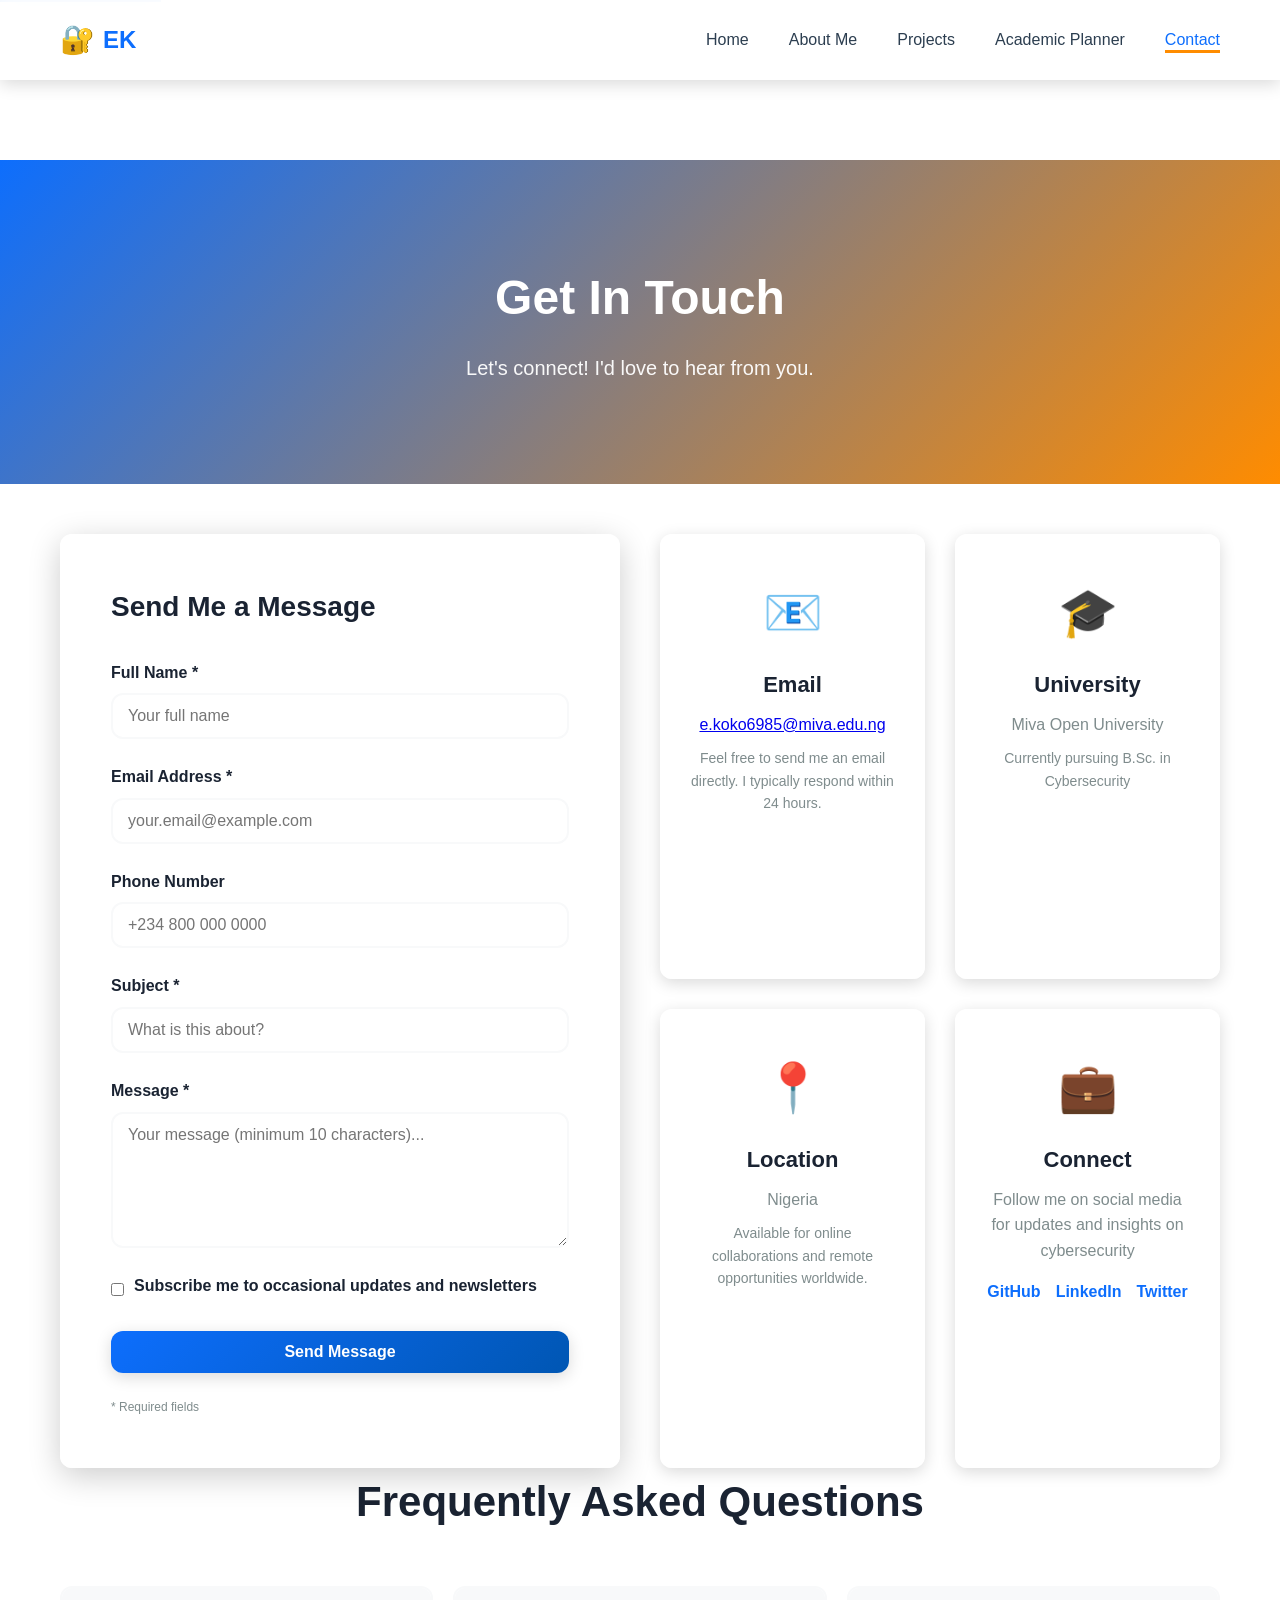
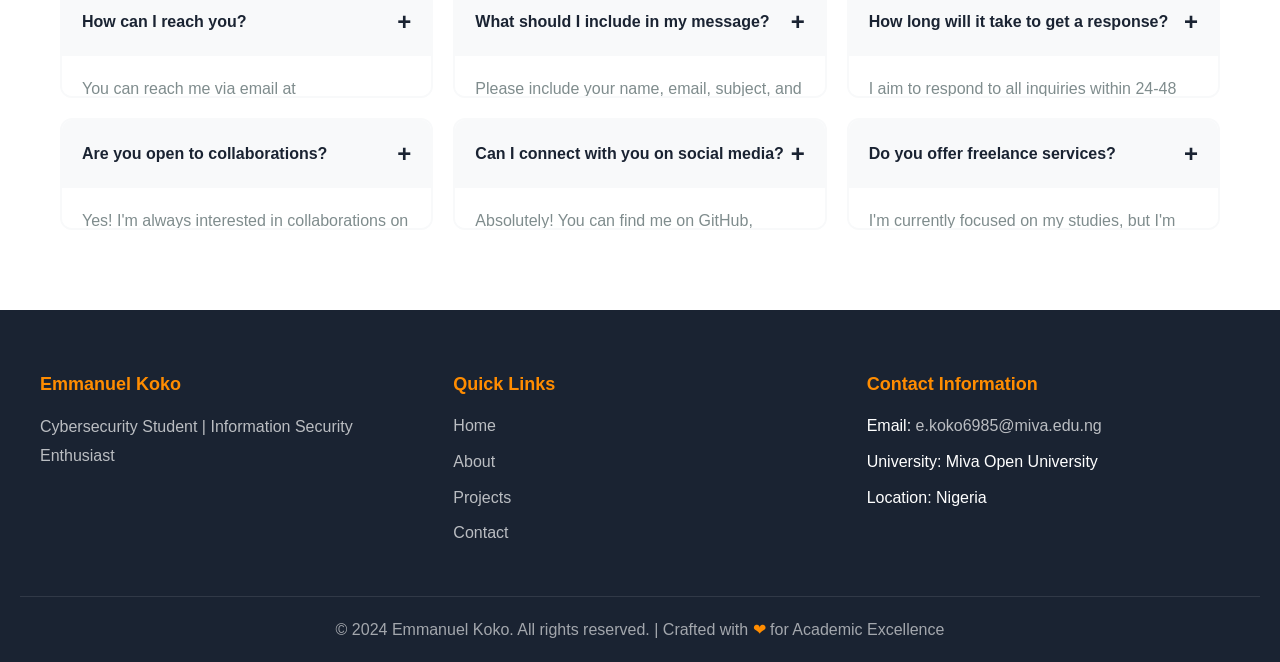
<file: contact.html>
<!DOCTYPE html>
<html lang="en">
<head>
    <meta charset="UTF-8">
    <meta name="viewport" content="width=device-width, initial-scale=1.0">
    <meta name="description" content="Contact Emmanuel Koko - Get in touch for collaborations, opportunities, or inquiries.">
    <meta name="keywords" content="Contact, Emmanuel Koko, Email, Get in Touch">
    <title>Contact | Emmanuel Koko Portfolio</title>
    <link rel="stylesheet" href="css/style.css">
    <link rel="icon" type="image/x-icon" href="images/favicon.ico">
</head>
<body>
    <!-- Preloader -->
    <div id="preloader" class="preloader">
        <div class="preloader-content">
            <div class="spinner"></div>
            <p>Loading...</p>
        </div>
    </div>

    <!-- Skip to Main Content -->
    <a href="#main-content" class="skip-link">Skip to main content</a>

    <!-- Navigation Bar -->
    <nav class="navbar" id="navbar">
        <div class="nav-container">
            <div class="nav-logo">
                <a href="index.html" class="logo-link">
                    <span class="logo-icon">🔐</span>
                    <span class="logo-text">EK</span>
                </a>
            </div>
            <ul class="nav-menu" id="navMenu">
                <li class="nav-item">
                    <a href="index.html" class="nav-link" data-page="home">Home</a>
                </li>
                <li class="nav-item">
                    <a href="about.html" class="nav-link" data-page="about">About Me</a>
                </li>
                <li class="nav-item">
                    <a href="projects.html" class="nav-link" data-page="projects">Projects</a>
                </li>
                <li class="nav-item">
                    <a href="planner.html" class="nav-link" data-page="planner">Academic Planner</a>
                </li>
                <li class="nav-item">
                    <a href="contact.html" class="nav-link active" data-page="contact">Contact</a>
                </li>
            </ul>
            <div class="hamburger" id="hamburger">
                <span></span>
                <span></span>
                <span></span>
            </div>
        </div>
    </nav>

    <!-- Scroll Progress Bar -->
    <div class="scroll-progress" id="scrollProgress"></div>

    <main id="main-content">
        <!-- Page Header -->
        <section class="page-header" aria-label="Contact page header">
            <div class="page-header-content">
                <h1>Get In Touch</h1>
                <p>Let's connect! I'd love to hear from you.</p>
            </div>
        </section>

        <!-- Contact Section -->
        <section class="contact-section" aria-label="Contact form and information">
            <div class="container">
                <div class="contact-grid">
                    <!-- Contact Form -->
                    <div class="contact-form-wrapper glass-effect">
                        <h2>Send Me a Message</h2>
                        <form id="contactForm" class="contact-form" novalidate>
                            <div class="form-group">
                                <label for="fullName">Full Name *</label>
                                <input 
                                    type="text" 
                                    id="fullName" 
                                    name="fullName" 
                                    placeholder="Your full name"
                                    required
                                    aria-label="Full Name"
                                    aria-required="true"
                                >
                                <span class="error-message" id="nameError"></span>
                            </div>

                            <div class="form-group">
                                <label for="email">Email Address *</label>
                                <input 
                                    type="email" 
                                    id="email" 
                                    name="email" 
                                    placeholder="your.email@example.com"
                                    required
                                    aria-label="Email Address"
                                    aria-required="true"
                                >
                                <span class="error-message" id="emailError"></span>
                            </div>

                            <div class="form-group">
                                <label for="phone">Phone Number</label>
                                <input 
                                    type="tel" 
                                    id="phone" 
                                    name="phone" 
                                    placeholder="+234 800 000 0000"
                                    aria-label="Phone Number"
                                >
                                <span class="error-message" id="phoneError"></span>
                            </div>

                            <div class="form-group">
                                <label for="subject">Subject *</label>
                                <input 
                                    type="text" 
                                    id="subject" 
                                    name="subject" 
                                    placeholder="What is this about?"
                                    required
                                    aria-label="Subject"
                                    aria-required="true"
                                >
                                <span class="error-message" id="subjectError"></span>
                            </div>

                            <div class="form-group">
                                <label for="message">Message *</label>
                                <textarea 
                                    id="message" 
                                    name="message" 
                                    placeholder="Your message (minimum 10 characters)..."
                                    rows="6"
                                    required
                                    aria-label="Message"
                                    aria-required="true"
                                ></textarea>
                                <span class="error-message" id="messageError"></span>
                            </div>

                            <div class="form-group checkbox">
                                <input 
                                    type="checkbox" 
                                    id="subscribe" 
                                    name="subscribe"
                                    aria-label="Subscribe to updates"
                                >
                                <label for="subscribe">Subscribe me to occasional updates and newsletters</label>
                            </div>

                            <button type="submit" class="btn btn-primary btn-full">Send Message</button>
                            <p class="form-note">* Required fields</p>
                        </form>
                        <div id="successMessage" class="success-message" style="display: none;">
                            <p>✓ Thank you! Your message has been received. I'll get back to you soon.</p>
                        </div>
                    </div>

                    <!-- Contact Information -->
                    <div class="contact-info">
                        <div class="info-card glass-effect">
                            <div class="info-icon">📧</div>
                            <h3>Email</h3>
                            <p><a href="mailto:e.koko6985@miva.edu.ng">e.koko6985@miva.edu.ng</a></p>
                            <p class="info-description">Feel free to send me an email directly. I typically respond within 24 hours.</p>
                        </div>

                        <div class="info-card glass-effect">
                            <div class="info-icon">🎓</div>
                            <h3>University</h3>
                            <p>Miva Open University</p>
                            <p class="info-description">Currently pursuing B.Sc. in Cybersecurity</p>
                        </div>

                        <div class="info-card glass-effect">
                            <div class="info-icon">📍</div>
                            <h3>Location</h3>
                            <p>Nigeria</p>
                            <p class="info-description">Available for online collaborations and remote opportunities worldwide.</p>
                        </div>

                        <div class="info-card glass-effect">
                            <div class="info-icon">💼</div>
                            <h3>Connect</h3>
                            <p>Follow me on social media for updates and insights on cybersecurity</p>
                            <div class="social-links-contact">
                                <a href="#" aria-label="GitHub">GitHub</a>
                                <a href="#" aria-label="LinkedIn">LinkedIn</a>
                                <a href="#" aria-label="Twitter">Twitter</a>
                            </div>
                        </div>
                    </div>
                </div>
            </div>
        </section>

        <!-- FAQ Section -->
        <section class="faq-section" aria-label="Frequently asked questions">
            <div class="container">
                <h2 class="section-title">Frequently Asked Questions</h2>
                <div class="faq-grid">
                    <div class="faq-item">
                        <button class="faq-question" aria-expanded="false">
                            <span>How can I reach you?</span>
                            <span class="faq-icon">+</span>
                        </button>
                        <div class="faq-answer">
                            <p>You can reach me via email at e.koko6985@miva.edu.ng or through the contact form on this page. I'm also available on social media for quick inquiries.</p>
                        </div>
                    </div>

                    <div class="faq-item">
                        <button class="faq-question" aria-expanded="false">
                            <span>What should I include in my message?</span>
                            <span class="faq-icon">+</span>
                        </button>
                        <div class="faq-answer">
                            <p>Please include your name, email, subject, and a detailed message explaining your inquiry. This helps me understand your needs and respond appropriately.</p>
                        </div>
                    </div>

                    <div class="faq-item">
                        <button class="faq-question" aria-expanded="false">
                            <span>How long will it take to get a response?</span>
                            <span class="faq-icon">+</span>
                        </button>
                        <div class="faq-answer">
                            <p>I aim to respond to all inquiries within 24-48 hours. During academic periods, it might take slightly longer, but I will respond to all messages.</p>
                        </div>
                    </div>

                    <div class="faq-item">
                        <button class="faq-question" aria-expanded="false">
                            <span>Are you open to collaborations?</span>
                            <span class="faq-icon">+</span>
                        </button>
                        <div class="faq-answer">
                            <p>Yes! I'm always interested in collaborations on cybersecurity projects, web development work, or educational initiatives. Feel free to reach out with your ideas.</p>
                        </div>
                    </div>

                    <div class="faq-item">
                        <button class="faq-question" aria-expanded="false">
                            <span>Can I connect with you on social media?</span>
                            <span class="faq-icon">+</span>
                        </button>
                        <div class="faq-answer">
                            <p>Absolutely! You can find me on GitHub, LinkedIn, and Twitter. I share updates about my projects, cybersecurity tips, and industry insights regularly.</p>
                        </div>
                    </div>

                    <div class="faq-item">
                        <button class="faq-question" aria-expanded="false">
                            <span>Do you offer freelance services?</span>
                            <span class="faq-icon">+</span>
                        </button>
                        <div class="faq-answer">
                            <p>I'm currently focused on my studies, but I'm open to discussing specific opportunities for web development or cybersecurity projects. Contact me to explore possibilities.</p>
                        </div>
                    </div>
                </div>
            </div>
        </section>
    </main>

    <!-- Back to Top Button -->
    <button id="backToTop" class="back-to-top" aria-label="Back to top">
        ↑
    </button>

    <!-- Footer -->
    <footer class="footer" aria-label="Footer section">
        <div class="footer-content">
            <div class="footer-section">
                <h4>Emmanuel Koko</h4>
                <p>Cybersecurity Student | Information Security Enthusiast</p>
            </div>
            <div class="footer-section">
                <h4>Quick Links</h4>
                <ul>
                    <li><a href="index.html">Home</a></li>
                    <li><a href="about.html">About</a></li>
                    <li><a href="projects.html">Projects</a></li>
                    <li><a href="contact.html">Contact</a></li>
                </ul>
            </div>
            <div class="footer-section">
                <h4>Contact Information</h4>
                <ul>
                    <li>Email: <a href="mailto:e.koko6985@miva.edu.ng">e.koko6985@miva.edu.ng</a></li>
                    <li>University: Miva Open University</li>
                    <li>Location: Nigeria</li>
                </ul>
            </div>
        </div>
        <div class="footer-bottom">
            <p>&copy; 2024 Emmanuel Koko. All rights reserved. | Crafted with <span class="heart">❤</span> for Academic Excellence</p>
        </div>
    </footer>

    <script src="js/script.js"></script>
    <script src="js/validation.js"></script>
</body>
</html>
</file>
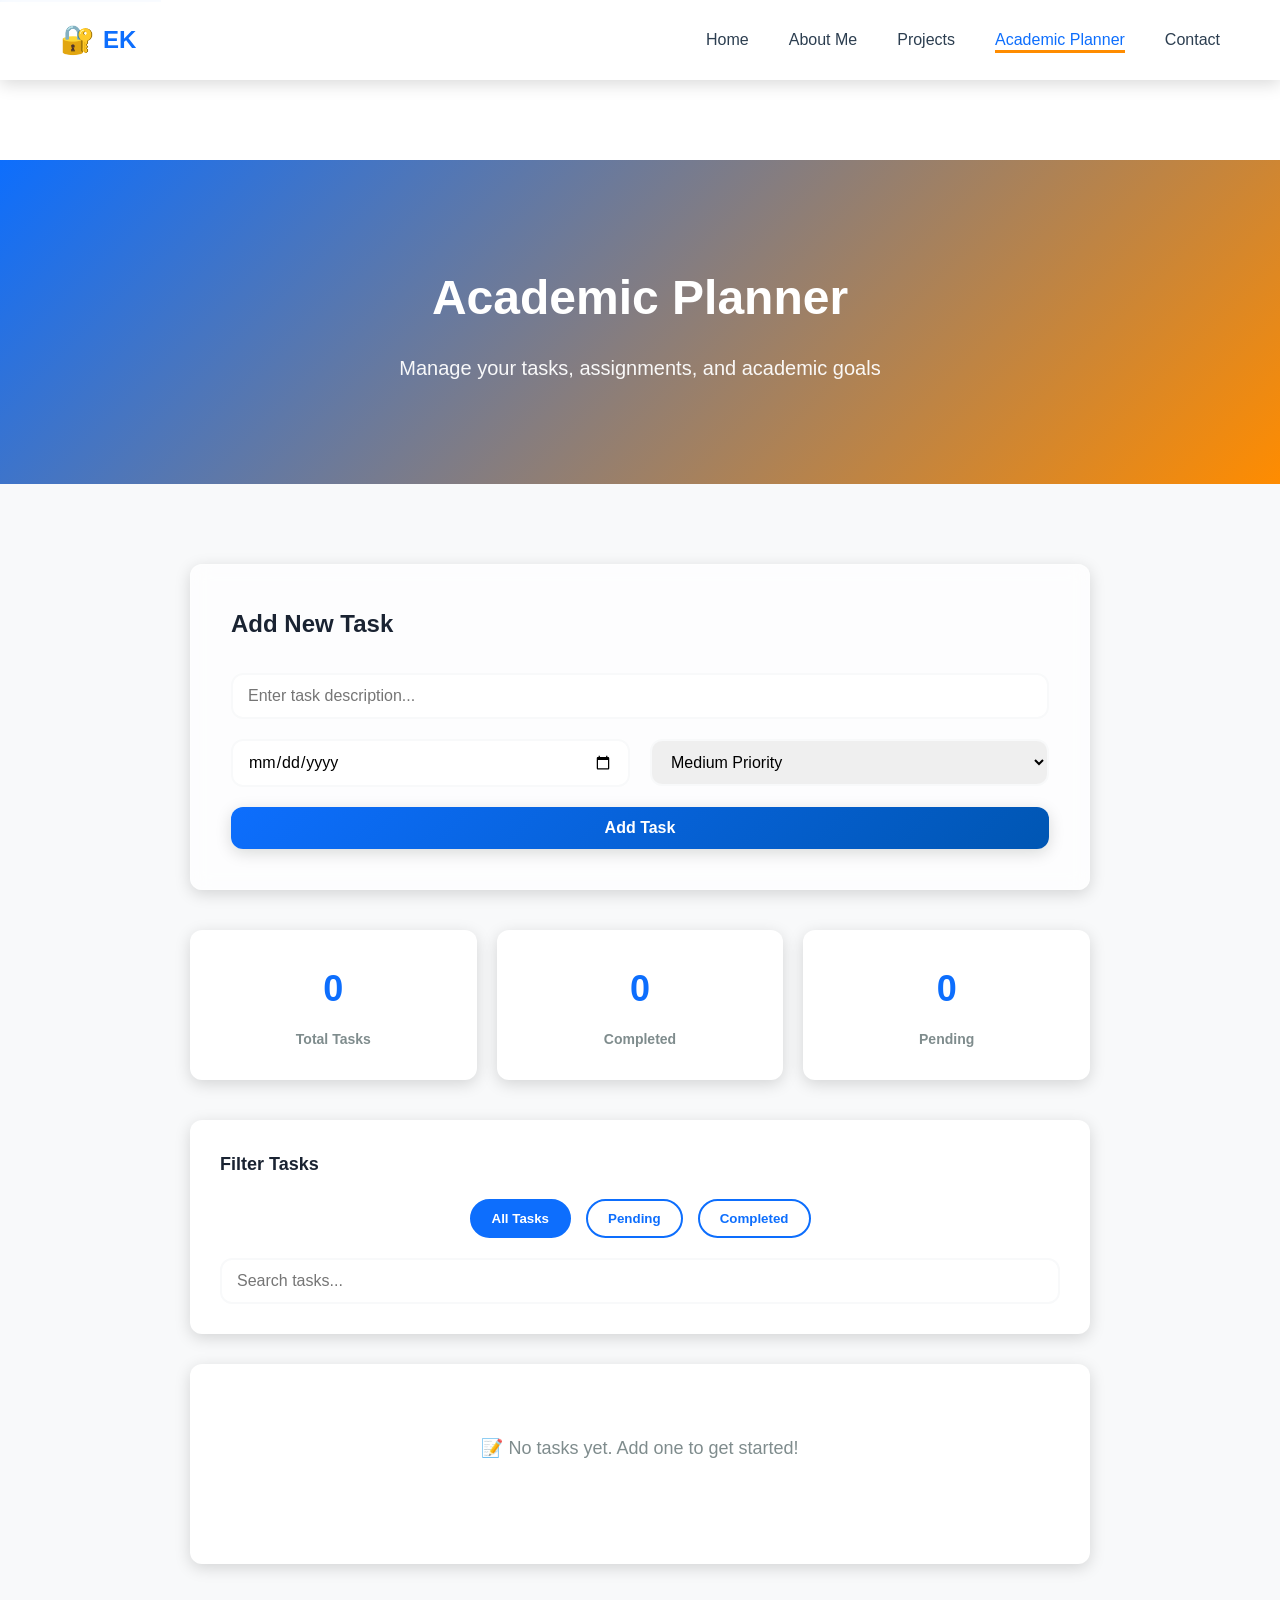
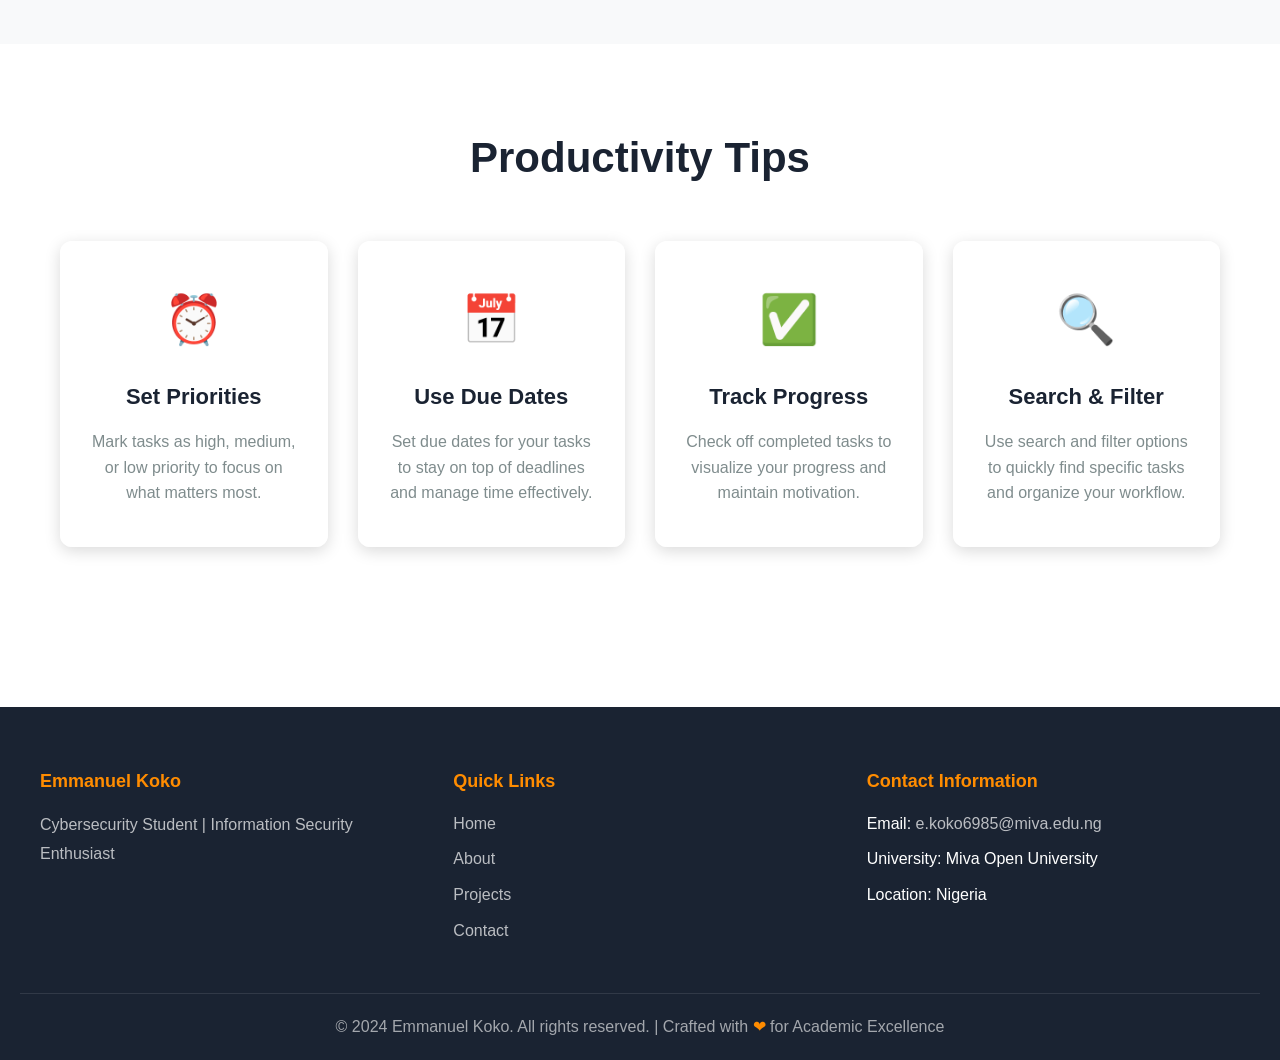
<file: planner.html>
<!DOCTYPE html>
<html lang="en">
<head>
    <meta charset="UTF-8">
    <meta name="viewport" content="width=device-width, initial-scale=1.0">
    <meta name="description" content="Academic Planner - Manage tasks and assignments efficiently with Emmanuel Koko's portfolio.">
    <meta name="keywords" content="Academic Planner, Task Manager, To-Do List, Productivity">
    <title>Academic Planner | Emmanuel Koko Portfolio</title>
    <link rel="stylesheet" href="css/style.css">
    <link rel="icon" type="image/x-icon" href="images/favicon.ico">
</head>
<body>
    <!-- Preloader -->
    <div id="preloader" class="preloader">
        <div class="preloader-content">
            <div class="spinner"></div>
            <p>Loading...</p>
        </div>
    </div>

    <!-- Skip to Main Content -->
    <a href="#main-content" class="skip-link">Skip to main content</a>

    <!-- Navigation Bar -->
    <nav class="navbar" id="navbar">
        <div class="nav-container">
            <div class="nav-logo">
                <a href="index.html" class="logo-link">
                    <span class="logo-icon">🔐</span>
                    <span class="logo-text">EK</span>
                </a>
            </div>
            <ul class="nav-menu" id="navMenu">
                <li class="nav-item">
                    <a href="index.html" class="nav-link" data-page="home">Home</a>
                </li>
                <li class="nav-item">
                    <a href="about.html" class="nav-link" data-page="about">About Me</a>
                </li>
                <li class="nav-item">
                    <a href="projects.html" class="nav-link" data-page="projects">Projects</a>
                </li>
                <li class="nav-item">
                    <a href="planner.html" class="nav-link active" data-page="planner">Academic Planner</a>
                </li>
                <li class="nav-item">
                    <a href="contact.html" class="nav-link" data-page="contact">Contact</a>
                </li>
            </ul>
            <div class="hamburger" id="hamburger">
                <span></span>
                <span></span>
                <span></span>
            </div>
        </div>
    </nav>

    <!-- Scroll Progress Bar -->
    <div class="scroll-progress" id="scrollProgress"></div>

    <main id="main-content">
        <!-- Page Header -->
        <section class="page-header" aria-label="Academic Planner header">
            <div class="page-header-content">
                <h1>Academic Planner</h1>
                <p>Manage your tasks, assignments, and academic goals</p>
            </div>
        </section>

        <!-- Planner Section -->
        <section class="planner-section" aria-label="Task management area">
            <div class="container">
                <div class="planner-container">
                    <!-- Input Section -->
                    <div class="planner-input-area glass-effect">
                        <h2>Add New Task</h2>
                        <form id="taskForm" class="task-form">
                            <div class="form-group">
                                <input 
                                    type="text" 
                                    id="taskInput" 
                                    placeholder="Enter task description..." 
                                    class="task-input"
                                    required
                                    aria-label="Task description"
                                >
                            </div>
                            <div class="form-row">
                                <div class="form-group">
                                    <input 
                                        type="date" 
                                        id="taskDate" 
                                        class="task-date"
                                        aria-label="Task due date"
                                    >
                                </div>
                                <div class="form-group">
                                    <select id="taskPriority" class="task-priority" aria-label="Task priority">
                                        <option value="low">Low Priority</option>
                                        <option value="medium" selected>Medium Priority</option>
                                        <option value="high">High Priority</option>
                                    </select>
                                </div>
                            </div>
                            <button type="submit" class="btn btn-primary btn-full">Add Task</button>
                        </form>
                    </div>

                    <!-- Statistics -->
                    <div class="planner-stats">
                        <div class="stat-box">
                            <div class="stat-value" id="totalTasks">0</div>
                            <div class="stat-label">Total Tasks</div>
                        </div>
                        <div class="stat-box">
                            <div class="stat-value" id="completedTasks">0</div>
                            <div class="stat-label">Completed</div>
                        </div>
                        <div class="stat-box">
                            <div class="stat-value" id="pendingTasks">0</div>
                            <div class="stat-label">Pending</div>
                        </div>
                    </div>

                    <!-- Filter Section -->
                    <div class="planner-filters">
                        <h3>Filter Tasks</h3>
                        <div class="filter-buttons">
                            <button class="filter-btn active" data-filter="all">All Tasks</button>
                            <button class="filter-btn" data-filter="pending">Pending</button>
                            <button class="filter-btn" data-filter="completed">Completed</button>
                        </div>
                        <div class="search-box">
                            <input 
                                type="text" 
                                id="searchInput" 
                                placeholder="Search tasks..." 
                                class="search-input"
                                aria-label="Search tasks"
                            >
                        </div>
                    </div>

                    <!-- Tasks List -->
                    <div class="tasks-container">
                        <div id="tasksEmpty" class="empty-state">
                            <p>📝 No tasks yet. Add one to get started!</p>
                        </div>
                        <div id="tasksList" class="tasks-list"></div>
                    </div>
                </div>
            </div>
        </section>

        <!-- Tips Section -->
        <section class="planner-tips" aria-label="Productivity tips">
            <div class="container">
                <h2 class="section-title">Productivity Tips</h2>
                <div class="tips-grid">
                    <div class="tip-card glass-effect">
                        <div class="tip-icon">⏰</div>
                        <h3>Set Priorities</h3>
                        <p>Mark tasks as high, medium, or low priority to focus on what matters most.</p>
                    </div>
                    <div class="tip-card glass-effect">
                        <div class="tip-icon">📅</div>
                        <h3>Use Due Dates</h3>
                        <p>Set due dates for your tasks to stay on top of deadlines and manage time effectively.</p>
                    </div>
                    <div class="tip-card glass-effect">
                        <div class="tip-icon">✅</div>
                        <h3>Track Progress</h3>
                        <p>Check off completed tasks to visualize your progress and maintain motivation.</p>
                    </div>
                    <div class="tip-card glass-effect">
                        <div class="tip-icon">🔍</div>
                        <h3>Search & Filter</h3>
                        <p>Use search and filter options to quickly find specific tasks and organize your workflow.</p>
                    </div>
                </div>
            </div>
        </section>
    </main>

    <!-- Back to Top Button -->
    <button id="backToTop" class="back-to-top" aria-label="Back to top">
        ↑
    </button>

    <!-- Footer -->
    <footer class="footer" aria-label="Footer section">
        <div class="footer-content">
            <div class="footer-section">
                <h4>Emmanuel Koko</h4>
                <p>Cybersecurity Student | Information Security Enthusiast</p>
            </div>
            <div class="footer-section">
                <h4>Quick Links</h4>
                <ul>
                    <li><a href="index.html">Home</a></li>
                    <li><a href="about.html">About</a></li>
                    <li><a href="projects.html">Projects</a></li>
                    <li><a href="contact.html">Contact</a></li>
                </ul>
            </div>
            <div class="footer-section">
                <h4>Contact Information</h4>
                <ul>
                    <li>Email: <a href="mailto:e.koko6985@miva.edu.ng">e.koko6985@miva.edu.ng</a></li>
                    <li>University: Miva Open University</li>
                    <li>Location: Nigeria</li>
                </ul>
            </div>
        </div>
        <div class="footer-bottom">
            <p>&copy; 2024 Emmanuel Koko. All rights reserved. | Crafted with <span class="heart">❤</span> for Academic Excellence</p>
        </div>
    </footer>

    <script src="js/script.js"></script>
    <script src="js/planner.js"></script>
</body>
</html>
</file>
<file: css/style.css>
:root {
    --primary-color: #0D6EFD;
    --secondary-color: #FF8C00;
    --accent-white: #FFFFFF;
    --light-gray: #F8F9FA;
    --dark-navy: #1A2332;
    --text-dark: #2C3E50;
    --text-light: #7F8C8D;
    --success-color: #28A745;
    --danger-color: #DC3545;
    --warning-color: #FFC107;
    --border-radius: 12px;
    --shadow-sm: 0 2px 8px rgba(0, 0, 0, 0.1);
    --shadow-md: 0 4px 16px rgba(0, 0, 0, 0.15);
    --shadow-lg: 0 8px 32px rgba(0, 0, 0, 0.2);
    --transition: all 0.3s cubic-bezier(0.4, 0, 0.2, 1);
}

* {
    margin: 0;
    padding: 0;
    box-sizing: border-box;
}

html {
    scroll-behavior: smooth;
    scroll-padding-top: 80px;
}

body {
    font-family: 'Segoe UI', Tahoma, Geneva, Verdana, sans-serif;
    color: var(--text-dark);
    background-color: var(--accent-white);
    line-height: 1.6;
    overflow-x: hidden;
}

/* Scrollbar Styling */
::-webkit-scrollbar {
    width: 10px;
}

::-webkit-scrollbar-track {
    background: var(--light-gray);
}

::-webkit-scrollbar-thumb {
    background: var(--primary-color);
    border-radius: 5px;
}

::-webkit-scrollbar-thumb:hover {
    background: var(--secondary-color);
}

/* Preloader */
.preloader {
    position: fixed;
    top: 0;
    left: 0;
    width: 100%;
    height: 100%;
    background: linear-gradient(135deg, #667eea 0%, #764ba2 100%);
    display: flex;
    justify-content: center;
    align-items: center;
    z-index: 9999;
    animation: fadeOut 0.5s ease-in-out forwards;
    animation-delay: 2s;
}

@keyframes fadeOut {
    to {
        opacity: 0;
        visibility: hidden;
    }
}

.preloader-content {
    text-align: center;
    color: white;
}

.spinner {
    width: 60px;
    height: 60px;
    border: 4px solid rgba(255, 255, 255, 0.3);
    border-top-color: white;
    border-radius: 50%;
    animation: spin 1s linear infinite;
    margin: 0 auto 20px;
}

@keyframes spin {
    to {
        transform: rotate(360deg);
    }
}

.preloader-content p {
    font-size: 16px;
    font-weight: 500;
}

/* Skip Link */
.skip-link {
    position: absolute;
    top: -40px;
    left: 0;
    background: var(--primary-color);
    color: white;
    padding: 8px;
    z-index: 100;
    text-decoration: none;
}

.skip-link:focus {
    top: 0;
}

/* Navigation Bar */
.navbar {
    background: rgba(255, 255, 255, 0.95);
    backdrop-filter: blur(10px);
    box-shadow: var(--shadow-md);
    position: sticky;
    top: 0;
    z-index: 1000;
    transition: var(--transition);
}

.nav-container {
    max-width: 1200px;
    margin: 0 auto;
    padding: 0 20px;
    display: flex;
    justify-content: space-between;
    align-items: center;
    height: 80px;
}

.nav-logo {
    font-size: 24px;
    font-weight: bold;
    color: var(--primary-color);
}

.logo-link {
    display: flex;
    align-items: center;
    gap: 8px;
    text-decoration: none;
    color: inherit;
    transition: var(--transition);
}

.logo-link:hover {
    color: var(--secondary-color);
}

.logo-icon {
    font-size: 28px;
}

.logo-text {
    font-weight: 800;
}

.nav-menu {
    display: flex;
    list-style: none;
    gap: 40px;
    align-items: center;
}

.nav-link {
    text-decoration: none;
    color: var(--text-dark);
    font-weight: 500;
    transition: var(--transition);
    position: relative;
}

.nav-link:hover {
    color: var(--primary-color);
}

.nav-link.active {
    color: var(--primary-color);
}

.nav-link::after {
    content: '';
    position: absolute;
    bottom: -5px;
    left: 0;
    width: 0;
    height: 3px;
    background: var(--secondary-color);
    transition: var(--transition);
}

.nav-link.active::after {
    width: 100%;
}

.nav-link:hover::after {
    width: 100%;
}

.hamburger {
    display: none;
    flex-direction: column;
    cursor: pointer;
    gap: 6px;
}

.hamburger span {
    width: 25px;
    height: 3px;
    background: var(--primary-color);
    border-radius: 3px;
    transition: var(--transition);
}

.hamburger.active span:nth-child(1) {
    transform: rotate(45deg) translate(10px, 10px);
}

.hamburger.active span:nth-child(2) {
    opacity: 0;
}

.hamburger.active span:nth-child(3) {
    transform: rotate(-45deg) translate(7px, -7px);
}

/* Scroll Progress Bar */
.scroll-progress {
    position: fixed;
    top: 0;
    left: 0;
    height: 3px;
    background: linear-gradient(90deg, var(--primary-color), var(--secondary-color));
    z-index: 999;
    transition: width 0.1s ease;
}

/* Container */
.container {
    max-width: 1200px;
    margin: 0 auto;
    padding: 0 20px;
}

/* Buttons */
.btn {
    display: inline-block;
    padding: 12px 28px;
    border: none;
    border-radius: var(--border-radius);
    font-size: 16px;
    font-weight: 600;
    cursor: pointer;
    transition: var(--transition);
    text-decoration: none;
    text-align: center;
}

.btn-primary {
    background: linear-gradient(135deg, var(--primary-color), #0056b3);
    color: white;
    box-shadow: var(--shadow-md);
}

.btn-primary:hover {
    transform: translateY(-2px);
    box-shadow: var(--shadow-lg);
}

.btn-secondary {
    background: linear-gradient(135deg, var(--secondary-color), #E67E00);
    color: white;
    box-shadow: var(--shadow-md);
}

.btn-secondary:hover {
    transform: translateY(-2px);
    box-shadow: var(--shadow-lg);
}

.btn-outline {
    background: transparent;
    color: var(--primary-color);
    border: 2px solid var(--primary-color);
}

.btn-outline:hover {
    background: var(--primary-color);
    color: white;
}

.btn-small {
    padding: 8px 16px;
    font-size: 14px;
}

.btn-full {
    width: 100%;
}

/* Glass Effect */
.glass-effect {
    background: rgba(255, 255, 255, 0.7);
    backdrop-filter: blur(10px);
    border: 1px solid rgba(255, 255, 255, 0.2);
    border-radius: var(--border-radius);
}

/* Hero Section */
.hero {
    position: relative;
    min-height: 100vh;
    display: flex;
    align-items: center;
    justify-content: center;
    overflow: hidden;
    background: linear-gradient(135deg, #667eea 0%, #764ba2 100%);
}

.hero-background {
    position: absolute;
    top: 0;
    left: 0;
    width: 100%;
    height: 100%;
    z-index: 1;
}

.hero-overlay {
    position: absolute;
    top: 0;
    left: 0;
    width: 100%;
    height: 100%;
    background: rgba(13, 110, 253, 0.3);
}

.hero-content {
    position: relative;
    z-index: 2;
    display: grid;
    grid-template-columns: 1fr 1fr;
    gap: 50px;
    align-items: center;
    width: 100%;
    max-width: 1200px;
    margin: 0 auto;
    padding: 0 20px;
}

.hero-text {
    color: white;
}

.hero-title {
    font-size: 56px;
    font-weight: 800;
    margin-bottom: 20px;
    line-height: 1.2;
}

.hero-subtitle {
    font-size: 24px;
    font-weight: 600;
    margin-bottom: 20px;
    opacity: 0.95;
}

.hero-description {
    font-size: 18px;
    margin-bottom: 30px;
    opacity: 0.9;
    line-height: 1.8;
}

.hero-buttons {
    display: flex;
    gap: 20px;
    flex-wrap: wrap;
}

.profile-image {
    width: 100%;
    max-width: 400px;
    height: auto;
    border-radius: 20px;
    box-shadow: var(--shadow-lg);
    animation: float 3s ease-in-out infinite;
}

@keyframes float {
    0%, 100% { transform: translateY(0px); }
    50% { transform: translateY(-20px); }
}

/* Sections */
.section-title {
    font-size: 42px;
    font-weight: 800;
    color: var(--dark-navy);
    margin-bottom: 15px;
    text-align: center;
}

.section-subtitle {
    font-size: 18px;
    color: var(--text-light);
    text-align: center;
    margin-bottom: 50px;
}

/* Quote Section */
.quote-section {
    background: linear-gradient(135deg, var(--dark-navy), #2C3E50);
    color: white;
    padding: 80px 20px;
    text-align: center;
}

.quote-container {
    max-width: 800px;
    margin: 0 auto;
}

.quote {
    font-size: 28px;
    font-weight: 600;
    line-height: 1.8;
    font-style: italic;
}

/* Statistics Section */
.statistics {
    padding: 80px 20px;
    background: var(--light-gray);
}

.stats-grid {
    display: grid;
    grid-template-columns: repeat(auto-fit, minmax(250px, 1fr));
    gap: 30px;
    margin-top: 50px;
}

.stat-card {
    background: white;
    padding: 40px 30px;
    border-radius: var(--border-radius);
    text-align: center;
    box-shadow: var(--shadow-md);
    transition: var(--transition);
    cursor: pointer;
}

.stat-card:hover {
    transform: translateY(-10px);
    box-shadow: var(--shadow-lg);
    background: linear-gradient(135deg, var(--primary-color), var(--secondary-color));
    color: white;
}

.stat-number {
    font-size: 48px;
    font-weight: 800;
    color: var(--primary-color);
    margin-bottom: 10px;
}

.stat-card:hover .stat-number {
    color: white;
}

.stat-label {
    font-size: 18px;
    font-weight: 600;
    color: var(--text-dark);
}

.stat-card:hover .stat-label {
    color: white;
}

/* About Preview */
.about-preview {
    padding: 80px 20px;
    background: white;
}

.about-preview-grid {
    display: grid;
    grid-template-columns: repeat(auto-fit, minmax(300px, 1fr));
    gap: 30px;
    margin-top: 50px;
}

.about-card {
    padding: 40px 30px;
    border-radius: var(--border-radius);
    text-align: center;
    box-shadow: var(--shadow-md);
    transition: var(--transition);
}

.about-card:hover {
    transform: translateY(-10px);
    box-shadow: var(--shadow-lg);
}

.card-icon {
    font-size: 48px;
    margin-bottom: 20px;
}

.about-card h3 {
    font-size: 24px;
    margin-bottom: 15px;
    color: var(--dark-navy);
}

.about-card p {
    color: var(--text-light);
    line-height: 1.8;
    margin-bottom: 20px;
}

.card-link {
    color: var(--primary-color);
    font-weight: 600;
    text-decoration: none;
    transition: var(--transition);
}

.card-link:hover {
    color: var(--secondary-color);
}

/* Skills Preview */
.skills-preview {
    padding: 80px 20px;
    background: var(--light-gray);
}

.skills-preview-grid {
    display: grid;
    grid-template-columns: repeat(auto-fit, minmax(200px, 1fr));
    gap: 30px;
    margin-top: 50px;
}

.skill-item {
    background: white;
    padding: 30px;
    border-radius: var(--border-radius);
    box-shadow: var(--shadow-sm);
}

.skill-name {
    display: block;
    font-weight: 600;
    margin-bottom: 10px;
    color: var(--dark-navy);
}

.skill-bar {
    height: 8px;
    background: var(--light-gray);
    border-radius: 10px;
    overflow: hidden;
    margin-bottom: 10px;
}

.skill-progress {
    height: 100%;
    background: linear-gradient(90deg, var(--primary-color), var(--secondary-color));
    border-radius: 10px;
    animation: fillProgress 1.5s ease-out forwards;
}

@keyframes fillProgress {
    from {
        width: 0;
    }
}

.skill-percentage {
    font-size: 12px;
    color: var(--text-light);
    font-weight: 600;
}

.view-more-skills {
    text-align: center;
    margin-top: 50px;
}

/* Projects Preview */
.projects-preview {
    padding: 80px 20px;
    background: white;
}

.projects-grid {
    display: grid;
    grid-template-columns: repeat(auto-fit, minmax(300px, 1fr));
    gap: 30px;
    margin-top: 50px;
}

.project-card {
    background: white;
    border-radius: var(--border-radius);
    overflow: hidden;
    box-shadow: var(--shadow-md);
    transition: var(--transition);
}

.project-card:hover {
    transform: translateY(-10px);
    box-shadow: var(--shadow-lg);
}

.project-image {
    position: relative;
    height: 250px;
    overflow: hidden;
    background: var(--light-gray);
}

.project-image img {
    width: 100%;
    height: 100%;
    object-fit: cover;
    transition: var(--transition);
}

.project-card:hover .project-image img {
    transform: scale(1.1);
}

.project-overlay {
    position: absolute;
    top: 0;
    left: 0;
    width: 100%;
    height: 100%;
    background: rgba(13, 110, 253, 0.8);
    display: flex;
    align-items: center;
    justify-content: center;
    opacity: 0;
    transition: var(--transition);
}

.project-card:hover .project-overlay {
    opacity: 1;
}

.project-link {
    background: var(--secondary-color);
    color: white;
    padding: 12px 28px;
    border-radius: var(--border-radius);
    text-decoration: none;
    font-weight: 600;
    transition: var(--transition);
}

.project-link:hover {
    background: #E67E00;
}

.project-content {
    padding: 30px;
}

.project-content h3 {
    font-size: 22px;
    color: var(--dark-navy);
    margin-bottom: 10px;
}

.project-content p {
    color: var(--text-light);
    margin-bottom: 20px;
    line-height: 1.6;
}

.project-tech {
    display: flex;
    gap: 10px;
    flex-wrap: wrap;
}

.tech-tag {
    background: var(--primary-color);
    color: white;
    padding: 4px 12px;
    border-radius: 20px;
    font-size: 12px;
    font-weight: 600;
}

.view-all-projects {
    text-align: center;
    margin-top: 50px;
}

/* Hobbies Section */
.hobbies {
    padding: 80px 20px;
    background: var(--light-gray);
}

.hobbies-grid {
    display: grid;
    grid-template-columns: repeat(auto-fit, minmax(250px, 1fr));
    gap: 30px;
    margin-top: 50px;
}

.hobby-card {
    padding: 40px 30px;
    border-radius: var(--border-radius);
    text-align: center;
    box-shadow: var(--shadow-md);
    transition: var(--transition);
}

.hobby-card:hover {
    transform: translateY(-10px);
    box-shadow: var(--shadow-lg);
}

.hobby-icon {
    font-size: 48px;
    margin-bottom: 20px;
}

.hobby-card h3 {
    font-size: 22px;
    color: var(--dark-navy);
    margin-bottom: 15px;
}

.hobby-card p {
    color: var(--text-light);
    line-height: 1.6;
}

/* Social Section */
.social-section {
    padding: 80px 20px;
    background: white;
    text-align: center;
}

.social-links {
    display: flex;
    gap: 30px;
    justify-content: center;
    margin-top: 50px;
    flex-wrap: wrap;
}

.social-icon {
    display: inline-flex;
    align-items: center;
    justify-content: center;
    width: 60px;
    height: 60px;
    border-radius: 50%;
    background: linear-gradient(135deg, var(--primary-color), var(--secondary-color));
    color: white;
    text-decoration: none;
    font-weight: 600;
    transition: var(--transition);
    box-shadow: var(--shadow-md);
}

.social-icon:hover {
    transform: translateY(-5px) scale(1.1);
    box-shadow: var(--shadow-lg);
}

/* Back to Top Button */
.back-to-top {
    position: fixed;
    bottom: 30px;
    right: 30px;
    width: 50px;
    height: 50px;
    background: linear-gradient(135deg, var(--primary-color), var(--secondary-color));
    color: white;
    border: none;
    border-radius: 50%;
    font-size: 24px;
    cursor: pointer;
    display: none;
    align-items: center;
    justify-content: center;
    box-shadow: var(--shadow-lg);
    transition: var(--transition);
    z-index: 100;
}

.back-to-top.show {
    display: flex;
}

.back-to-top:hover {
    transform: translateY(-5px);
    box-shadow: 0 10px 40px rgba(0, 0, 0, 0.3);
}

/* Footer */
.footer {
    background: var(--dark-navy);
    color: white;
    padding: 60px 20px 20px;
    margin-top: 80px;
}

.footer-content {
    max-width: 1200px;
    margin: 0 auto;
    display: grid;
    grid-template-columns: repeat(auto-fit, minmax(250px, 1fr));
    gap: 40px;
    margin-bottom: 40px;
}

.footer-section h4 {
    font-size: 18px;
    margin-bottom: 15px;
    color: var(--secondary-color);
}

.footer-section p {
    color: rgba(255, 255, 255, 0.7);
    line-height: 1.8;
}

.footer-section ul {
    list-style: none;
}

.footer-section ul li {
    margin-bottom: 10px;
}

.footer-section a {
    color: rgba(255, 255, 255, 0.7);
    text-decoration: none;
    transition: var(--transition);
}

.footer-section a:hover {
    color: var(--secondary-color);
}

.footer-bottom {
    text-align: center;
    padding-top: 20px;
    border-top: 1px solid rgba(255, 255, 255, 0.1);
    color: rgba(255, 255, 255, 0.6);
}

.heart {
    color: var(--secondary-color);
}

/* Page Header */
.page-header {
    background: linear-gradient(135deg, var(--primary-color), var(--secondary-color));
    color: white;
    padding: 100px 20px;
    text-align: center;
    margin-top: 80px;
}

.page-header-content h1 {
    font-size: 48px;
    font-weight: 800;
    margin-bottom: 15px;
}

.page-header-content p {
    font-size: 20px;
    opacity: 0.95;
}

/* Timeline */
.timeline {
    position: relative;
    padding: 50px 0;
}

.timeline::before {
    content: '';
    position: absolute;
    left: 50%;
    top: 0;
    bottom: 0;
    width: 3px;
    background: var(--primary-color);
    transform: translateX(-50%);
}

.timeline-item {
    margin-bottom: 50px;
    position: relative;
}

.timeline-item:nth-child(odd) .timeline-content {
    margin-left: 0;
    margin-right: auto;
    width: calc(50% - 20px);
}

.timeline-item:nth-child(even) .timeline-content {
    margin-left: auto;
    margin-right: 0;
    width: calc(50% - 20px);
}

.timeline-marker {
    position: absolute;
    left: 50%;
    top: 30px;
    width: 20px;
    height: 20px;
    background: var(--primary-color);
    border: 4px solid white;
    border-radius: 50%;
    transform: translateX(-50%);
    transition: var(--transition);
}

.timeline-marker.active {
    width: 28px;
    height: 28px;
    background: var(--secondary-color);
    box-shadow: 0 0 0 10px rgba(255, 140, 0, 0.1);
}

.timeline-content {
    padding: 30px;
    border-radius: var(--border-radius);
    box-shadow: var(--shadow-md);
    transition: var(--transition);
}

.timeline-content:hover {
    box-shadow: var(--shadow-lg);
}

.timeline-content h3 {
    font-size: 22px;
    color: var(--dark-navy);
    margin-bottom: 5px;
}

.timeline-year {
    color: var(--primary-color);
    font-weight: 600;
    margin-bottom: 10px;
}

.timeline-content p {
    color: var(--text-light);
    line-height: 1.6;
}

/* Skills Detailed */
.skills-container {
    display: grid;
    grid-template-columns: repeat(auto-fit, minmax(350px, 1fr));
    gap: 50px;
    margin-top: 50px;
}

.skills-category h3 {
    font-size: 24px;
    color: var(--dark-navy);
    margin-bottom: 30px;
    padding-bottom: 15px;
    border-bottom: 3px solid var(--primary-color);
}

.skill-item-detailed {
    margin-bottom: 40px;
}

.skill-header {
    display: flex;
    justify-content: space-between;
    align-items: center;
    margin-bottom: 10px;
}

.skill-name {
    font-weight: 600;
    color: var(--dark-navy);
}

.skill-level {
    font-size: 12px;
    background: var(--primary-color);
    color: white;
    padding: 4px 10px;
    border-radius: 20px;
    font-weight: 600;
}

.skill-description {
    font-size: 14px;
    color: var(--text-light);
    margin-top: 8px;
}

/* Aspirations */
.aspirations-grid {
    display: grid;
    grid-template-columns: repeat(auto-fit, minmax(300px, 1fr));
    gap: 30px;
    margin-top: 50px;
}

.aspiration-card {
    padding: 40px 30px;
    border-radius: var(--border-radius);
    box-shadow: var(--shadow-md);
    transition: var(--transition);
    border-left: 5px solid var(--primary-color);
}

.aspiration-card:hover {
    transform: translateY(-10px);
    box-shadow: var(--shadow-lg);
    border-left-color: var(--secondary-color);
}

.aspiration-number {
    font-size: 36px;
    font-weight: 800;
    color: var(--primary-color);
    margin-bottom: 15px;
}

.aspiration-card h3 {
    font-size: 22px;
    color: var(--dark-navy);
    margin-bottom: 15px;
}

.aspiration-card p {
    color: var(--text-light);
    line-height: 1.8;
}

/* Contact Form */
.contact-grid {
    display: grid;
    grid-template-columns: 1fr 1fr;
    gap: 40px;
    margin-top: 50px;
}

.contact-form-wrapper {
    padding: 50px;
    border-radius: var(--border-radius);
    box-shadow: var(--shadow-lg);
}

.contact-form-wrapper h2 {
    font-size: 28px;
    color: var(--dark-navy);
    margin-bottom: 30px;
}

.contact-form {
    display: flex;
    flex-direction: column;
    gap: 25px;
}

.form-group {
    display: flex;
    flex-direction: column;
}

.form-group label {
    font-weight: 600;
    margin-bottom: 8px;
    color: var(--dark-navy);
}

.form-group input,
.form-group textarea,
.form-group select {
    padding: 12px 15px;
    border: 2px solid var(--light-gray);
    border-radius: var(--border-radius);
    font-family: inherit;
    font-size: 16px;
    transition: var(--transition);
}

.form-group input:focus,
.form-group textarea:focus,
.form-group select:focus {
    outline: none;
    border-color: var(--primary-color);
    box-shadow: 0 0 0 3px rgba(13, 110, 253, 0.1);
}

.form-row {
    display: grid;
    grid-template-columns: 1fr 1fr;
    gap: 20px;
}

.form-group.checkbox {
    flex-direction: row;
    align-items: center;
    gap: 10px;
}

.form-group.checkbox input {
    width: auto;
    cursor: pointer;
}

.form-note {
    font-size: 12px;
    color: var(--text-light);
}

.error-message {
    color: var(--danger-color);
    font-size: 12px;
    margin-top: 5px;
    display: none;
}

.error-message.show {
    display: block;
}

.success-message {
    background: var(--success-color);
    color: white;
    padding: 15px;
    border-radius: var(--border-radius);
    margin-bottom: 20px;
    animation: slideDown 0.3s ease-out;
}

@keyframes slideDown {
    from {
        opacity: 0;
        transform: translateY(-10px);
    }
    to {
        opacity: 1;
        transform: translateY(0);
    }
}

.contact-info {
    display: grid;
    grid-template-columns: repeat(2, 1fr);
    gap: 30px;
}

.info-card {
    padding: 40px 30px;
    border-radius: var(--border-radius);
    box-shadow: var(--shadow-md);
    text-align: center;
    transition: var(--transition);
}

.info-card:hover {
    transform: translateY(-10px);
    box-shadow: var(--shadow-lg);
}

.info-icon {
    font-size: 48px;
    margin-bottom: 15px;
}

.info-card h3 {
    font-size: 22px;
    color: var(--dark-navy);
    margin-bottom: 10px;
}

.info-card p {
    color: var(--text-light);
    line-height: 1.6;
}

.info-description {
    font-size: 14px;
    margin-top: 10px;
}

.social-links-contact {
    display: flex;
    gap: 15px;
    justify-content: center;
    margin-top: 15px;
}

.social-links-contact a {
    color: var(--primary-color);
    text-decoration: none;
    font-weight: 600;
    transition: var(--transition);
}

.social-links-contact a:hover {
    color: var(--secondary-color);
}

/* FAQ */
.faq-grid {
    display: grid;
    grid-template-columns: repeat(auto-fit, minmax(350px, 1fr));
    gap: 20px;
    margin-top: 50px;
}

.faq-item {
    border: 2px solid var(--light-gray);
    border-radius: var(--border-radius);
    overflow: hidden;
    transition: var(--transition);
}

.faq-item:hover {
    border-color: var(--primary-color);
}

.faq-question {
    width: 100%;
    padding: 20px;
    background: var(--light-gray);
    border: none;
    cursor: pointer;
    font-size: 16px;
    font-weight: 600;
    color: var(--dark-navy);
    display: flex;
    justify-content: space-between;
    align-items: center;
    transition: var(--transition);
}

.faq-question:hover {
    background: var(--primary-color);
    color: white;
}

.faq-icon {
    font-size: 24px;
    transition: var(--transition);
}

.faq-question[aria-expanded="true"] .faq-icon {
    transform: rotate(45deg);
}

.faq-answer {
    padding: 20px;
    background: white;
    color: var(--text-light);
    max-height: 0;
    overflow: hidden;
    transition: max-height 0.3s ease-out;
}

.faq-item.active .faq-answer {
    max-height: 300px;
}

/* Project Modal */
.modal {
    display: none;
    position: fixed;
    z-index: 2000;
    left: 0;
    top: 0;
    width: 100%;
    height: 100%;
    background-color: rgba(0, 0, 0, 0.8);
    animation: fadeIn 0.3s ease-out;
}

@keyframes fadeIn {
    from { opacity: 0; }
    to { opacity: 1; }
}

.modal.show {
    display: flex;
    align-items: center;
    justify-content: center;
}

.modal-content {
    background-color: white;
    padding: 40px;
    border-radius: var(--border-radius);
    width: 90%;
    max-width: 600px;
    max-height: 80vh;
    overflow-y: auto;
    position: relative;
    box-shadow: var(--shadow-lg);
    animation: slideUp 0.3s ease-out;
}

@keyframes slideUp {
    from {
        transform: translateY(50px);
        opacity: 0;
    }
    to {
        transform: translateY(0);
        opacity: 1;
    }
}

.modal-close {
    position: absolute;
    right: 20px;
    top: 20px;
    font-size: 32px;
    cursor: pointer;
    color: var(--text-light);
    transition: var(--transition);
}

.modal-close:hover {
    color: var(--danger-color);
}

.modal-body img {
    width: 100%;
    height: auto;
    border-radius: var(--border-radius);
    margin-bottom: 20px;
}

.modal-body h2 {
    font-size: 28px;
    color: var(--dark-navy);
    margin-bottom: 15px;
}

.modal-body p {
    color: var(--text-light);
    line-height: 1.8;
    margin-bottom: 20px;
}

.modal-tech {
    display: flex;
    gap: 10px;
    flex-wrap: wrap;
}

/* Project Full Page */
.filter-section {
    padding: 50px 20px;
    background: var(--light-gray);
}

.filter-buttons {
    display: flex;
    gap: 15px;
    justify-content: center;
    flex-wrap: wrap;
}

.filter-btn {
    padding: 10px 20px;
    border: 2px solid var(--primary-color);
    background: transparent;
    color: var(--primary-color);
    border-radius: 20px;
    cursor: pointer;
    font-weight: 600;
    transition: var(--transition);
}

.filter-btn:hover,
.filter-btn.active {
    background: var(--primary-color);
    color: white;
}

.projects-full {
    padding: 80px 20px;
    background: white;
}

.projects-list {
    display: grid;
    grid-template-columns: repeat(auto-fill, minmax(350px, 1fr));
    gap: 30px;
    margin-top: 50px;
}

.project-card-full {
    background: white;
    border-radius: var(--border-radius);
    overflow: hidden;
    box-shadow: var(--shadow-md);
    transition: var(--transition);
}

.project-card-full:hover {
    transform: translateY(-10px);
    box-shadow: var(--shadow-lg);
}

.project-card-image {
    position: relative;
    height: 250px;
    overflow: hidden;
}

.project-card-image img {
    width: 100%;
    height: 100%;
    object-fit: cover;
    transition: var(--transition);
}

.project-card-full:hover .project-card-image img {
    transform: scale(1.1);
}

.project-overlay-full {
    position: absolute;
    top: 0;
    left: 0;
    width: 100%;
    height: 100%;
    background: rgba(13, 110, 253, 0.8);
    display: flex;
    align-items: center;
    justify-content: center;
    opacity: 0;
    transition: var(--transition);
}

.project-card-full:hover .project-overlay-full {
    opacity: 1;
}

.view-btn {
    background: var(--secondary-color);
    color: white;
    padding: 12px 28px;
    border: none;
    border-radius: var(--border-radius);
    cursor: pointer;
    font-weight: 600;
    transition: var(--transition);
}

.view-btn:hover {
    background: #E67E00;
}

.project-card-info {
    padding: 30px;
}

.project-card-info h3 {
    font-size: 22px;
    color: var(--dark-navy);
    margin-bottom: 12px;
}

.project-description {
    color: var(--text-light);
    margin-bottom: 20px;
    line-height: 1.6;
}

.project-tech-stack {
    display: flex;
    gap: 8px;
    flex-wrap: wrap;
    margin-bottom: 20px;
}

.tech-badge {
    background: var(--primary-color);
    color: white;
    padding: 5px 12px;
    border-radius: 15px;
    font-size: 12px;
    font-weight: 600;
}

.project-actions {
    display: flex;
    gap: 12px;
}

/* Planner Section */
.planner-section {
    padding: 80px 20px;
    background: var(--light-gray);
}

.planner-container {
    max-width: 900px;
    margin: 0 auto;
}

.planner-input-area {
    padding: 40px;
    margin-bottom: 40px;
    border-radius: var(--border-radius);
    box-shadow: var(--shadow-md);
}

.planner-input-area h2 {
    font-size: 24px;
    color: var(--dark-navy);
    margin-bottom: 30px;
}

.task-form {
    display: flex;
    flex-direction: column;
    gap: 20px;
}

.task-input {
    padding: 15px;
    border: 2px solid var(--light-gray);
    border-radius: var(--border-radius);
    font-size: 16px;
    transition: var(--transition);
}

.task-input:focus {
    outline: none;
    border-color: var(--primary-color);
    box-shadow: 0 0 0 3px rgba(13, 110, 253, 0.1);
}

.task-date,
.task-priority {
    padding: 12px 15px;
    border: 2px solid var(--light-gray);
    border-radius: var(--border-radius);
    font-size: 14px;
    transition: var(--transition);
}

.task-date:focus,
.task-priority:focus {
    outline: none;
    border-color: var(--primary-color);
}

.planner-stats {
    display: grid;
    grid-template-columns: repeat(auto-fit, minmax(200px, 1fr));
    gap: 20px;
    margin-bottom: 40px;
}

.stat-box {
    background: white;
    padding: 30px;
    border-radius: var(--border-radius);
    text-align: center;
    box-shadow: var(--shadow-md);
}

.stat-value {
    font-size: 36px;
    font-weight: 800;
    color: var(--primary-color);
    margin-bottom: 10px;
}

.stat-label {
    font-size: 14px;
    color: var(--text-light);
    font-weight: 600;
}

.planner-filters {
    background: white;
    padding: 30px;
    border-radius: var(--border-radius);
    margin-bottom: 30px;
    box-shadow: var(--shadow-md);
}

.planner-filters h3 {
    font-size: 18px;
    color: var(--dark-navy);
    margin-bottom: 20px;
}

.search-box {
    margin-top: 20px;
}

.search-input {
    width: 100%;
    padding: 12px 15px;
    border: 2px solid var(--light-gray);
    border-radius: var(--border-radius);
    font-size: 16px;
    transition: var(--transition);
}

.search-input:focus {
    outline: none;
    border-color: var(--primary-color);
}

.tasks-container {
    background: white;
    border-radius: var(--border-radius);
    box-shadow: var(--shadow-md);
    min-height: 200px;
    padding: 30px;
}

.empty-state {
    text-align: center;
    padding: 40px 20px;
    color: var(--text-light);
    font-size: 18px;
}

.tasks-list {
    display: grid;
    gap: 20px;
}

.task-item {
    background: white;
    border: 2px solid var(--light-gray);
    border-radius: var(--border-radius);
    padding: 20px;
    display: flex;
    gap: 15px;
    align-items: center;
    transition: var(--transition);
}

.task-item:hover {
    box-shadow: var(--shadow-md);
}

.task-item.completed {
    opacity: 0.7;
    background: var(--light-gray);
}

.task-checkbox {
    width: 24px;
    height: 24px;
    cursor: pointer;
    accent-color: var(--primary-color);
}

.task-content {
    flex: 1;
}

.task-title {
    font-weight: 600;
    color: var(--dark-navy);
    margin-bottom: 5px;
    text-decoration: none;
}

.task-item.completed .task-title {
    text-decoration: line-through;
    color: var(--text-light);
}

.task-meta {
    font-size: 12px;
    color: var(--text-light);
    display: flex;
    gap: 15px;
}

.task-priority-badge {
    display: inline-block;
    padding: 4px 10px;
    border-radius: 12px;
    font-size: 11px;
    font-weight: 600;
}

.priority-high {
    background: rgba(220, 53, 69, 0.2);
    color: var(--danger-color);
}

.priority-medium {
    background: rgba(255, 193, 7, 0.2);
    color: var(--warning-color);
}

.priority-low {
    background: rgba(40, 167, 69, 0.2);
    color: var(--success-color);
}

.task-actions {
    display: flex;
    gap: 10px;
}

.task-btn {
    padding: 6px 12px;
    border: none;
    border-radius: 6px;
    cursor: pointer;
    font-size: 12px;
    font-weight: 600;
    transition: var(--transition);
}

.task-edit-btn {
    background: var(--primary-color);
    color: white;
}

.task-edit-btn:hover {
    background: #0056b3;
}

.task-delete-btn {
    background: var(--danger-color);
    color: white;
}

.task-delete-btn:hover {
    background: #C82333;
}

.planner-tips {
    padding: 80px 20px;
    background: white;
}

.tips-grid {
    display: grid;
    grid-template-columns: repeat(auto-fit, minmax(250px, 1fr));
    gap: 30px;
    margin-top: 50px;
}

.tip-card {
    padding: 40px 30px;
    border-radius: var(--border-radius);
    text-align: center;
    box-shadow: var(--shadow-md);
    transition: var(--transition);
}

.tip-card:hover {
    transform: translateY(-10px);
    box-shadow: var(--shadow-lg);
}

.tip-icon {
    font-size: 48px;
    margin-bottom: 20px;
}

.tip-card h3 {
    font-size: 22px;
    color: var(--dark-navy);
    margin-bottom: 15px;
}

.tip-card p {
    color: var(--text-light);
    line-height: 1.6;
}

/* Animation Classes */
.fade-in {
    animation: fadeInAnimation 0.8s ease-out forwards;
}

.fade-in-up {
    animation: fadeInUp 0.8s ease-out forwards;
}

.fade-in-left {
    animation: fadeInLeft 0.8s ease-out forwards;
}

.fade-in-right {
    animation: fadeInRight 0.8s ease-out forwards;
}

@keyframes fadeInAnimation {
    from {
        opacity: 0;
    }
    to {
        opacity: 1;
    }
}

@keyframes fadeInUp {
    from {
        opacity: 0;
        transform: translateY(30px);
    }
    to {
        opacity: 1;
        transform: translateY(0);
    }
}

@keyframes fadeInLeft {
    from {
        opacity: 0;
        transform: translateX(-30px);
    }
    to {
        opacity: 1;
        transform: translateX(0);
    }
}

@keyframes fadeInRight {
    from {
        opacity: 0;
        transform: translateX(30px);
    }
    to {
        opacity: 1;
        transform: translateX(0);
    }
}

/* Responsive Design */
@media (max-width: 768px) {
    .nav-menu {
        position: fixed;
        left: -100%;
        top: 80px;
        flex-direction: column;
        background-color: white;
        width: 100%;
        text-align: center;
        transition: 0.3s;
        gap: 0;
        padding: 20px 0;
        box-shadow: var(--shadow-lg);
    }

    .nav-menu.active {
        left: 0;
    }

    .hamburger {
        display: flex;
    }

    .hero-content {
        grid-template-columns: 1fr;
        text-align: center;
    }

    .hero-title {
        font-size: 36px;
    }

    .hero-subtitle {
        font-size: 18px;
    }

    .hero-buttons {
        justify-content: center;
    }

    .section-title {
        font-size: 32px;
    }

    .page-header-content h1 {
        font-size: 36px;
    }

    .contact-grid {
        grid-template-columns: 1fr;
    }

    .contact-info {
        grid-template-columns: 1fr;
    }

    .contact-form-wrapper {
        padding: 30px;
    }

    .timeline::before {
        left: 20px;
    }

    .timeline-item:nth-child(odd) .timeline-content,
    .timeline-item:nth-child(even) .timeline-content {
        width: calc(100% - 60px);
        margin-left: 60px;
    }

    .timeline-marker {
        left: 20px;
    }

    .faq-grid {
        grid-template-columns: 1fr;
    }

    .intro-content {
        flex-direction: column;
    }

    .back-to-top {
        width: 40px;
        height: 40px;
        bottom: 20px;
        right: 20px;
        font-size: 18px;
    }
}

@media (max-width: 480px) {
    .section-title {
        font-size: 24px;
    }

    .section-subtitle {
        font-size: 16px;
    }

    .stats-grid {
        grid-template-columns: 1fr;
    }

    .projects-list {
        grid-template-columns: 1fr;
    }

    .skills-container {
        grid-template-columns: 1fr;
    }

    .aspirations-grid {
        grid-template-columns: 1fr;
    }

    .form-row {
        grid-template-columns: 1fr;
    }

    .social-links {
        gap: 15px;
    }

    .modal-content {
        padding: 20px;
    }

    .planner-input-area {
        padding: 20px;
    }
}
</file>
